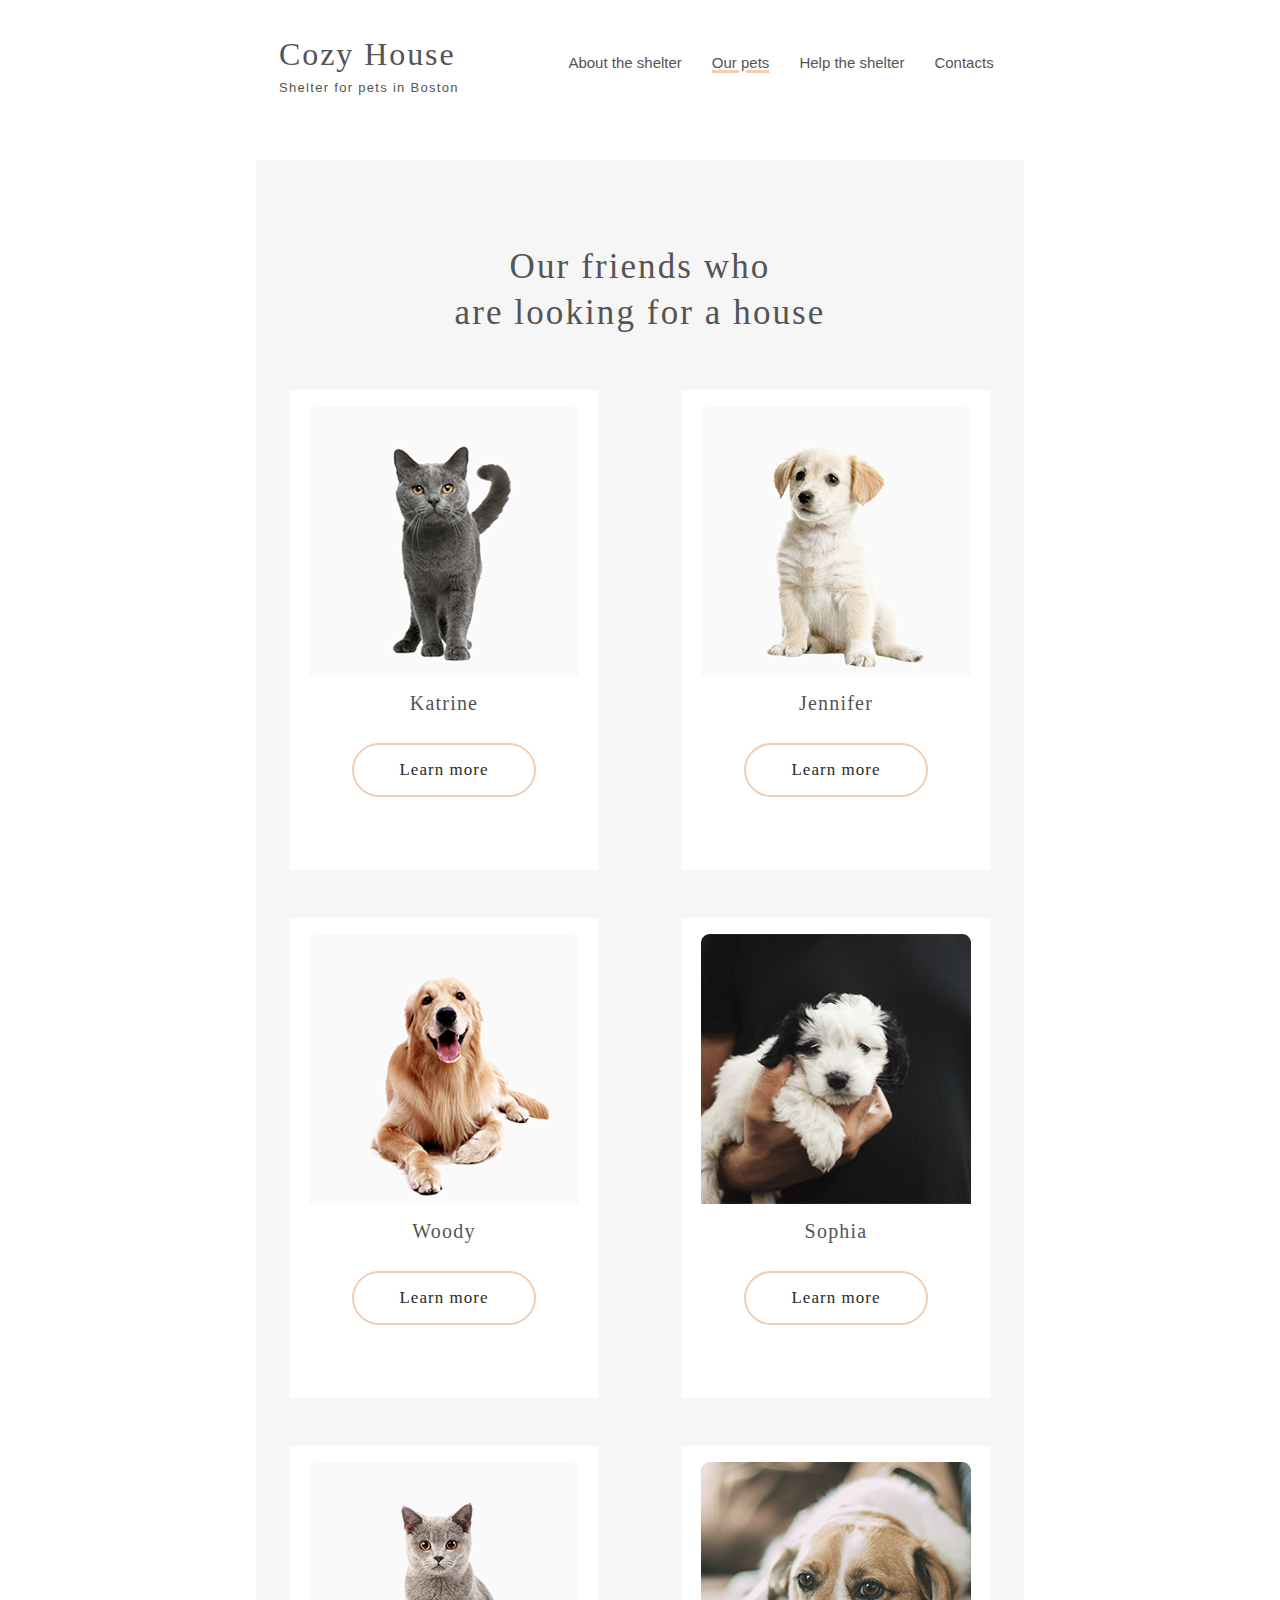
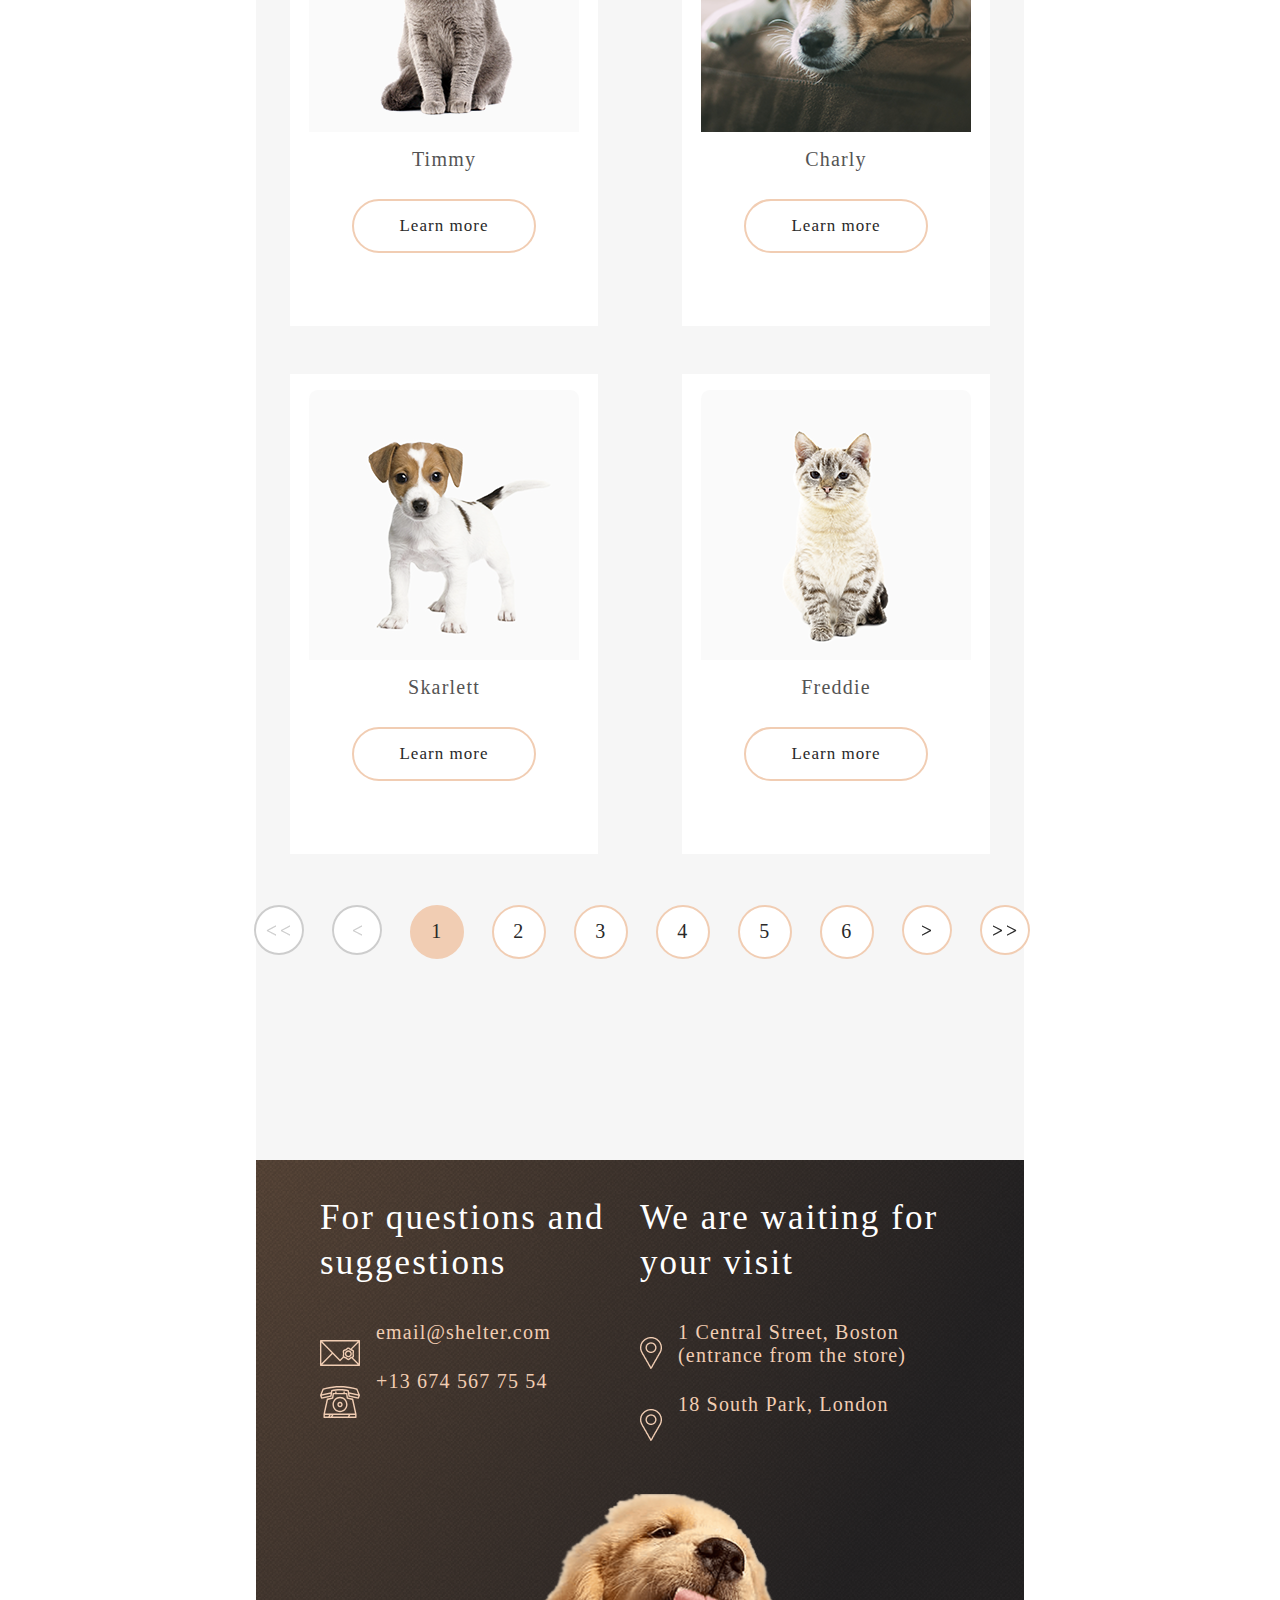
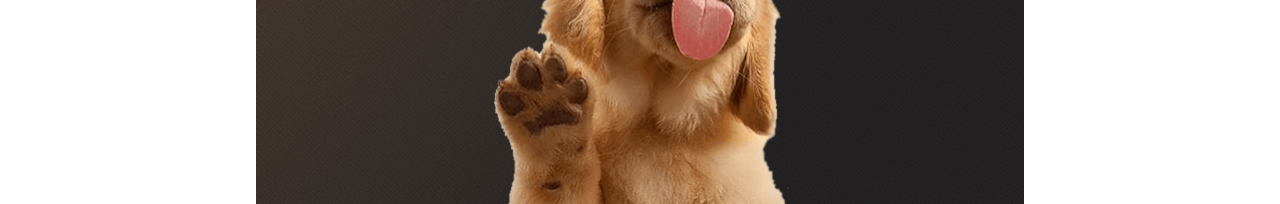
<file: pages/ourPets.html>
﻿<!DOCTYPE html>
<html lang="en">
<head>
  <meta charset="UTF-8">
  <meta http-equiv="X-UA-Compatible" content="ie=edge">
  <title>Cozy House</title>
  <link rel="stylesheet" href="../styles/ourPets.css">
  <link rel="stylesheet" href="../styles/general.css">
</head>
<body>
  <div class="wrapper">
    <header class="header">
      <a href="../index.html" id="logo"><div><h1>Cozy House</h1><span>Shelter for pets in Boston</span></div></a>
      <nav>
        <ul id="menu">
          <li><a href="../index.html">About the shelter</a></li>
          <li id="active"><a href="#">Our pets</a></li>
          <li><a href="../index.html#help">Help the shelter</a></li>
          <li><a href="#footer">Contacts</a></li>
        </ul>
      </nav>
      <div class="hamburger-menu">
        <input id="menu__toggle" type="checkbox" />
        <label class="menu__btn" for="menu__toggle">
          <span id="partOfBurger"></span>
        </label>
        <ul class="menu__box">
          <li class="menu__item">About the shelter</li>
          <li class="menu__item">Our pets</li>
          <li class="menu__item">Help the shelter</li>
          <li class="menu__item">Contacts</li>
        </ul>
      </div>
    </header>
    <article id="ourFriends">
      <h3>Our friends who <br> are looking for a house</h3>
      <div id="cardsBlock">
        <div id="card" class="card">
          <img src="../images/pets-katrine.png" alt="katrine">
          <span>Katrine</span>
          <button id="learnMoreBtn">Learn more</button>
        </div>
        <div id="card" class="card">
          <img src="../images/pets-jennifer.png" alt="jennifer">
          <span>Jennifer</span>
          <button id="learnMoreBtn">Learn more</button>
        </div>
        <div id="card" class="card">
          <img src="../images/pets-woody.png" alt="woody">
          <span>Woody</span>
          <button id="learnMoreBtn">Learn more</button>
        </div>
        <div id="card" class="card">
          <img src="../images/pets-sophia.png" alt="sophia">
          <span>Sophia</span>
          <button id="learnMoreBtn">Learn more</button>
        </div>
        <div id="card" class="card">
          <img src="../images/pets-timmy.png" alt="timmy">
          <span>Timmy</span>
          <button id="learnMoreBtn">Learn more</button>
        </div>
        <div id="card" class="card">
          <img src="../images/pets-charly.png" alt="charly">
          <span>Charly</span>
          <button id="learnMoreBtn">Learn more</button>
        </div>
        <div id="card" class="card">
          <img src="../images/pets-scarlet.png" alt="scarlet">
          <span>Skarlett</span>
          <button id="learnMoreBtn">Learn more</button>
        </div>
        <div id="card" class="card">
          <img src="../images/pets-freddie.png" alt="freddie">
          <span>Freddie</span>
          <button id="learnMoreBtn">Learn more</button>
        </div>
      </div>
      <div class="paginator">
        <nav class="pagination" id="nav" onclick="pageClick(event)">
          <a href="#"><button class="disabled"><img src="../images/icons/__ (1).png" alt=""></button></a>
          <a href="#"><button class="disabled"><img src="../images/icons/_ (1).png" alt=""></button></a>
          <div class="pages"></div>
          <a href="#"><button class="interactiveBtn"><img src="../images/icons/_.png" alt=""></button></a>
          <a href="#"><button class="interactiveBtn"><img src="../images/icons/__.png" alt=""></button></a>
        </nav>
      </div>
    </article>
    <footer class="footer" id="footer">
      <div id="contacts">
        <h3>For questions and suggestions</h3>
        <a href="mailto:email@shelter.com"><img src="../images/icons/icon-email.svg" alt="email"><h4>email@shelter.com</h4></a>
        <a href="tel:+136745677554"><img src="../images/icons/icon-phone.svg" alt="phone"><h4>+13 674 567 75 54</h4></a>
      </div>
      <div id="adress">
        <h3>We are waiting for your visit</h3>
        <a href="https://www.google.com/maps/place/%D0%91%D0%BE%D1%81%D1%82%D0%BE%D0%BD,+%D0%92%D0%B5%D0%BB%D0%B8%D0%BA%D0%BE%D0%B1%D1%80%D0%B8%D1%82%D0%B0%D0%BD%D0%B8%D1%8F/@52.9784072,-0.0389212,14z/data=!3m1!4b1!4m5!3m4!1s0x47d7c2c53856f733:0x8406d541f1a0910c!8m2!3d52.97894!4d-0.026577?hl=ru" target="_blank"><img src="../images/icons/icon-marker.png" alt="marker"><h4>1 Central Street, Boston (entrance from the store)</h4></a>
        <a href="https://www.google.com/maps/place/%D0%9B%D0%BE%D0%BD%D0%B4%D0%BE%D0%BD,+%D0%92%D0%B5%D0%BB%D0%B8%D0%BA%D0%BE%D0%B1%D1%80%D0%B8%D1%82%D0%B0%D0%BD%D0%B8%D1%8F/@51.5287718,-0.2416804,11z/data=!3m1!4b1!4m5!3m4!1s0x47d8a00baf21de75:0x52963a5addd52a99!8m2!3d51.5072178!4d-0.1275862?hl=ru" target="_blank"><img src="../images/icons/icon-marker.png" alt="marker"><h4>18 South Park, London </h4></a>
      </div>
      <img src="../images/footer-puppy.png" alt="Puppy" id="footer-puppy">
    </footer>
  </div>
</body>
<script src="../js/ourPets.js"></script>
</html>
</file>
<file: styles/ourPets.css>
﻿#ourFriends {
  display: flex;
  flex-direction: column;
  max-width: 1280px;
  margin: 0 auto;
  background-color: #F6F6F6;
}

#ourFriends > h3 {
  font-family: 'Georgia';
  font-style: normal;
  font-weight: 400;
  font-size: 35px;
  line-height: 130%;
  text-align: center;
  letter-spacing: 0.06em;
  margin: 2.4em 0 1.1em 0;
  color: #545454;
}

#menu > li > a {
  color: #545454;
}

.header {
  max-width: 1280px;
  margin: 0 auto;
}

.card {
  display: none;
}

.paginator {
  margin: 0 auto;
}

.pagination, .pages {
  display: flex;
  margin: 0 0 3em 0;
}

.pages > span {
  line-height: 3rem;
}

.interactiveBtn, .disabled {
  width: 50px;
  height: 50px;
  border-radius: 50%;
  background-color: #FFFFFF;
  font-family: 'Georgia';
  font-style: normal;
  font-weight: 400;
  font-size: 20px;
  line-height: 115%;
  text-align: center;
  margin: 0 0.7em 7em 0.7em;
  letter-spacing: 0.06em;
  cursor: pointer;
}

.interactiveBtn {
  border: 2px solid #F1CDB3;
  color: #292929;
}

.selected {
  background-color: #F1CDB3 !important;
}

.disabled {
  border: 2px solid #CDCDCD !important;
  color: #CDCDCD !important;
}

@media (max-width: 768px) {
  #card:nth-last-child(-n+2) {
    display: none;
  }
}

@media (max-width: 320px) {
  .menu__btn > #partOfBurger,
  .menu__btn > #partOfBurger::before,
  .menu__btn > #partOfBurger::after {
  background-color: #292929;
  }
  #ourFriends > h3 {
    font-size: 25px;
  }
  .pages > li > a > button {
    margin: 0 0.2em 0 0;
  }
  #card:nth-last-child(-n+5) {
    display: none;
  }
}
</file>
<file: styles/general.css>
﻿body {
  margin: 0;
}

html {
  scroll-behavior: smooth;
}

a {
  text-decoration: none;
}

.header {
  position: sticky;
  top: 0;
  z-index: 5;
  display: flex;
  justify-content: space-between;
  background-color: #FFFFFF;
  min-height: 10em;
}

#logo {
  position: relative;
  left: 3%;
  top: 4.2em;
  text-decoration: none;
}

#logo > div > h1 {
  letter-spacing: 0.06em;
  font-family: 'Georgia';
  font-style: normal;
  font-weight: 400;
  font-size: 32px;
  line-height: 10%;
  color: #545454;
}

#logo > div > span {
  font-family: 'Arial';
  font-style: normal;
  font-weight: 400;
  font-size: 13px;
  line-height: 15px;
  letter-spacing: 0.1em;
  color: #545454;
}

nav {
  position: relative;
  right: 2%;
  top: 4.6em;
}

#menu {
  display: flex;
  list-style-type: none;
}

#menu > li > a {
  margin: 10px 15px;
  font-family: 'Arial';
  font-style: normal;
  font-weight: 400;
  font-size: 15px;
  line-height: 160%;
}

#menu > li :hover {
  text-decoration: underline;
  text-decoration-color: #F1CDB3;
  text-decoration-thickness: 3px;
}

#menu__toggle {
  opacity: 0;
}

#menu__toggle:checked ~ .menu__btn > span {
  transform: rotate(90deg);
}

#menu__toggle:checked ~ .menu__box {
  visibility: visible;
  right: 38%;
}

.menu__btn {
  display: flex;
  align-items: center;
  position: absolute;
  top: 5rem;
  right: 10rem;
  width: 25px;
  height: 25px;
  cursor: pointer;
  z-index: 1;
}

.menu__btn > span,
.menu__btn > span::before,
.menu__btn > span::after {
  display: block;
  position: absolute;
  width: 100%;
  height: 2px;
  background-color: #F1CDB3;
  transition-duration: 0.5s;
}
.menu__btn > span::before {
  content: '';
  top: -8px;
}
.menu__btn > span::after {
  content: '';
  top: 8px;
}

.menu__box {
  display: block;
  z-index: 2;
  position: relative;
  visibility: hidden;
  top: 100px;
  right: -100%;
  width: 320px;
  height: inherit;
  margin: 0;
  padding: 50px 0;
  list-style: none;
  background-color: #292929;
  transition-duration: 0.5s;
}

.menu__item {
  text-align: center;
  font-family: 'Arial';
  font-style: normal;
  font-weight: 400;
  font-size: 32px;
  line-height: 160%;
  color: #FAFAFA;
  margin: 10px 0px;
  transition-duration: 0.5s;
}

.menu__item > a {
  cursor: pointer;
  color: #FFFFFF;
}

.menu__item > a:hover {
  cursor: pointer;
  text-decoration: underline;
  text-decoration-color: #F1CDB3;
  text-decoration-thickness: 3px;
}

.hamburger-menu {
  display: none;
}

#cardsBlock {
  display: flex;
  flex-wrap: wrap;
  justify-content: space-around;
  align-items: center;
  gap: 1em;
  max-width: 1280px;
  overflow: hidden;
}

.card > img {
  margin: 1em 19px 1em 19px;
}

.card {
  position: relative;
  display: flex;
  flex-direction: column;
  background-color: #FFFFFF;
  min-height: 30em;
  margin: 1em;
}

.card:hover #learnMoreBtn{
  box-shadow: 0 0 5px 5px #FFFFFF;
}

.card:hover {
  background-color: #F1CDB3;
  cursor: pointer;
}

.card > span {
  font-family: 'Georgia';
  font-style: normal;
  font-weight: 400;
  font-size: 20px;
  line-height: 23px;
  text-align: center;
  letter-spacing: 0.06em;
  color: #545454;
}

#learnMoreBtn {
  position: relative;
  top: 1.7em;
  padding: 14px;
  width: 60%;
  margin: 0 auto;
  border: 2px solid #F1CDB3;
  box-sizing: border-box;
  border-radius: 100px;
  background-color: #FFFFFF;
  font-family: 'Georgia';
  font-style: normal;
  font-weight: 400;
  font-size: 17px;
  line-height: 130%;
  letter-spacing: 0.06em;
  color: #292929;
}

#learnMoreBtn:hover {
  background-color: #F1CDB3;
}

.footer {
  display: flex;
  justify-content: space-between;
  max-width: 1280px;
  margin: 0 auto;
  background-image: url(../images/start-screen-gradient-background.png);
  background-size: cover;
}

#footer-puppy {
  margin-top: 5em;
}

#contacts, #adress {
  width: 23%;
}

#contacts {
  margin: 2.8em 0 0 2.8em;
}

#adress {
  margin: 2.8em 0 0 -4em;
}

#contacts > h3, #adress > h3 {
  font-family: 'Georgia';
  font-style: normal;
  font-weight: 400;
  font-size: 35px;
  line-height: 130%;
  letter-spacing: 0.06em;
  color: #FFFFFF;
}

#contacts > a > h4, #adress > a > h4 {
  font-family: 'Georgia';
  font-style: normal;
  font-weight: 400;
  font-size: 20px;
  line-height: 115%;
  letter-spacing: 0.06em;
  color: #F1CDB3;
}

#contacts > a > img, #adress > a > img {
  float: left;
  margin-right: 1em;
}

#active {
  text-decoration-line: underline;
  text-decoration-color: #F1CDB3;
  text-decoration-thickness: 3px;
}

@media (max-width: 1280px) {
  #ourFriends, .header, .footer {
    max-width: 768px;
  }
  #logo {
    top: 2em;
  }
  nav {
    top: 2.2em;
  }
  .footer {
    justify-content: center;
    flex-wrap: wrap;
  }
  #contacts, #adress {
    width: 40%;
  }
  #contacts, #adress {
    margin: 0 0.8em 3.2em 0;
  }
  #footer-puppy {
    margin: 0 auto;
  }
  #contacts > a > img, #adress > a > img {
    margin-top: 1em;
  }
}

@media (max-width: 768px) {
  #ourFriends, .header, .footer {
    width: 320px;
  }
  nav {
    display: none;
  }
  #logo {
    top: 2em;
  }
  .hamburger-menu {
    position: absolute;
    display: block;
    top: -1.5em;
    right: -8em;
  }
  .footer {
    flex-direction: column;
    align-items: center;
  }
  #contacts, #adress {
    margin: 0 0.5rem;
    width: 100%;
  }
  #contacts > h3, #adress > h3 {
    font-size: 25px;
    text-align: center;
  }
  #footer-puppy {
    width: 80%;
    margin: 0 auto;
  }
}
</file>
